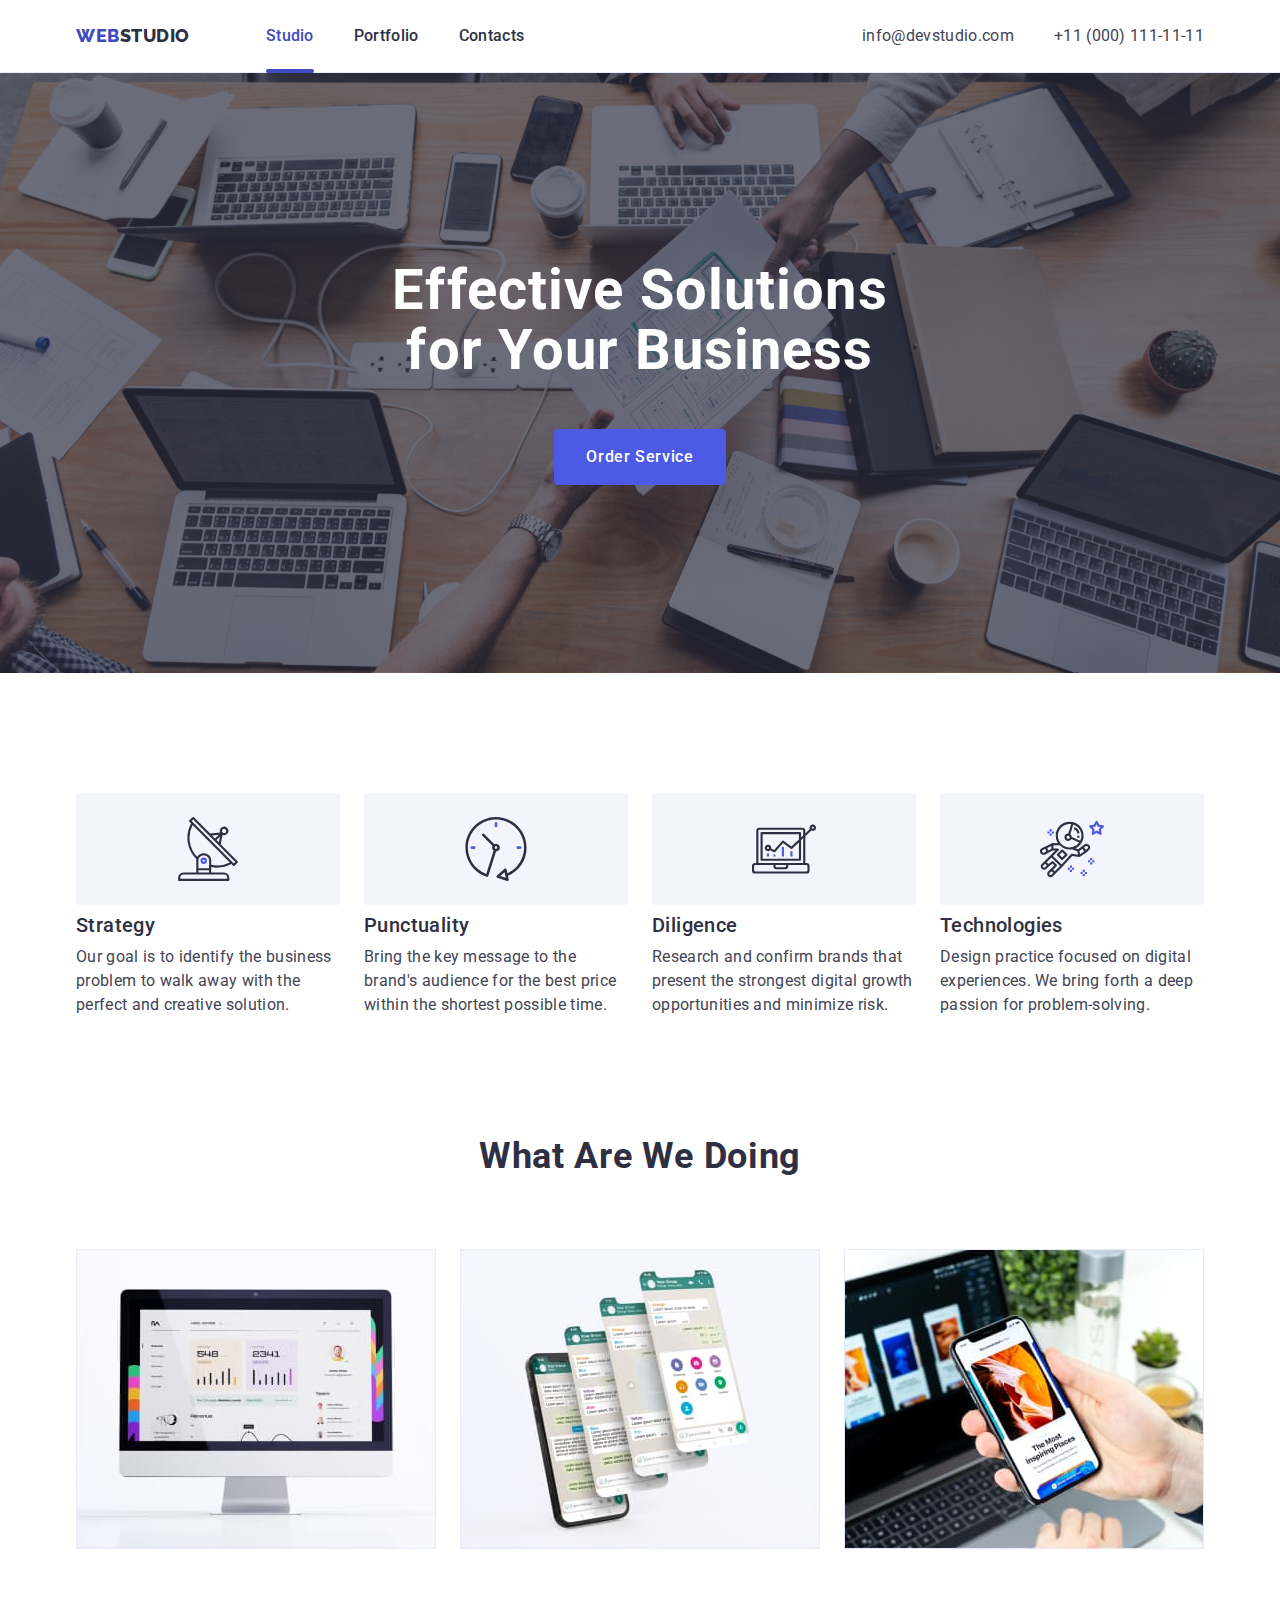
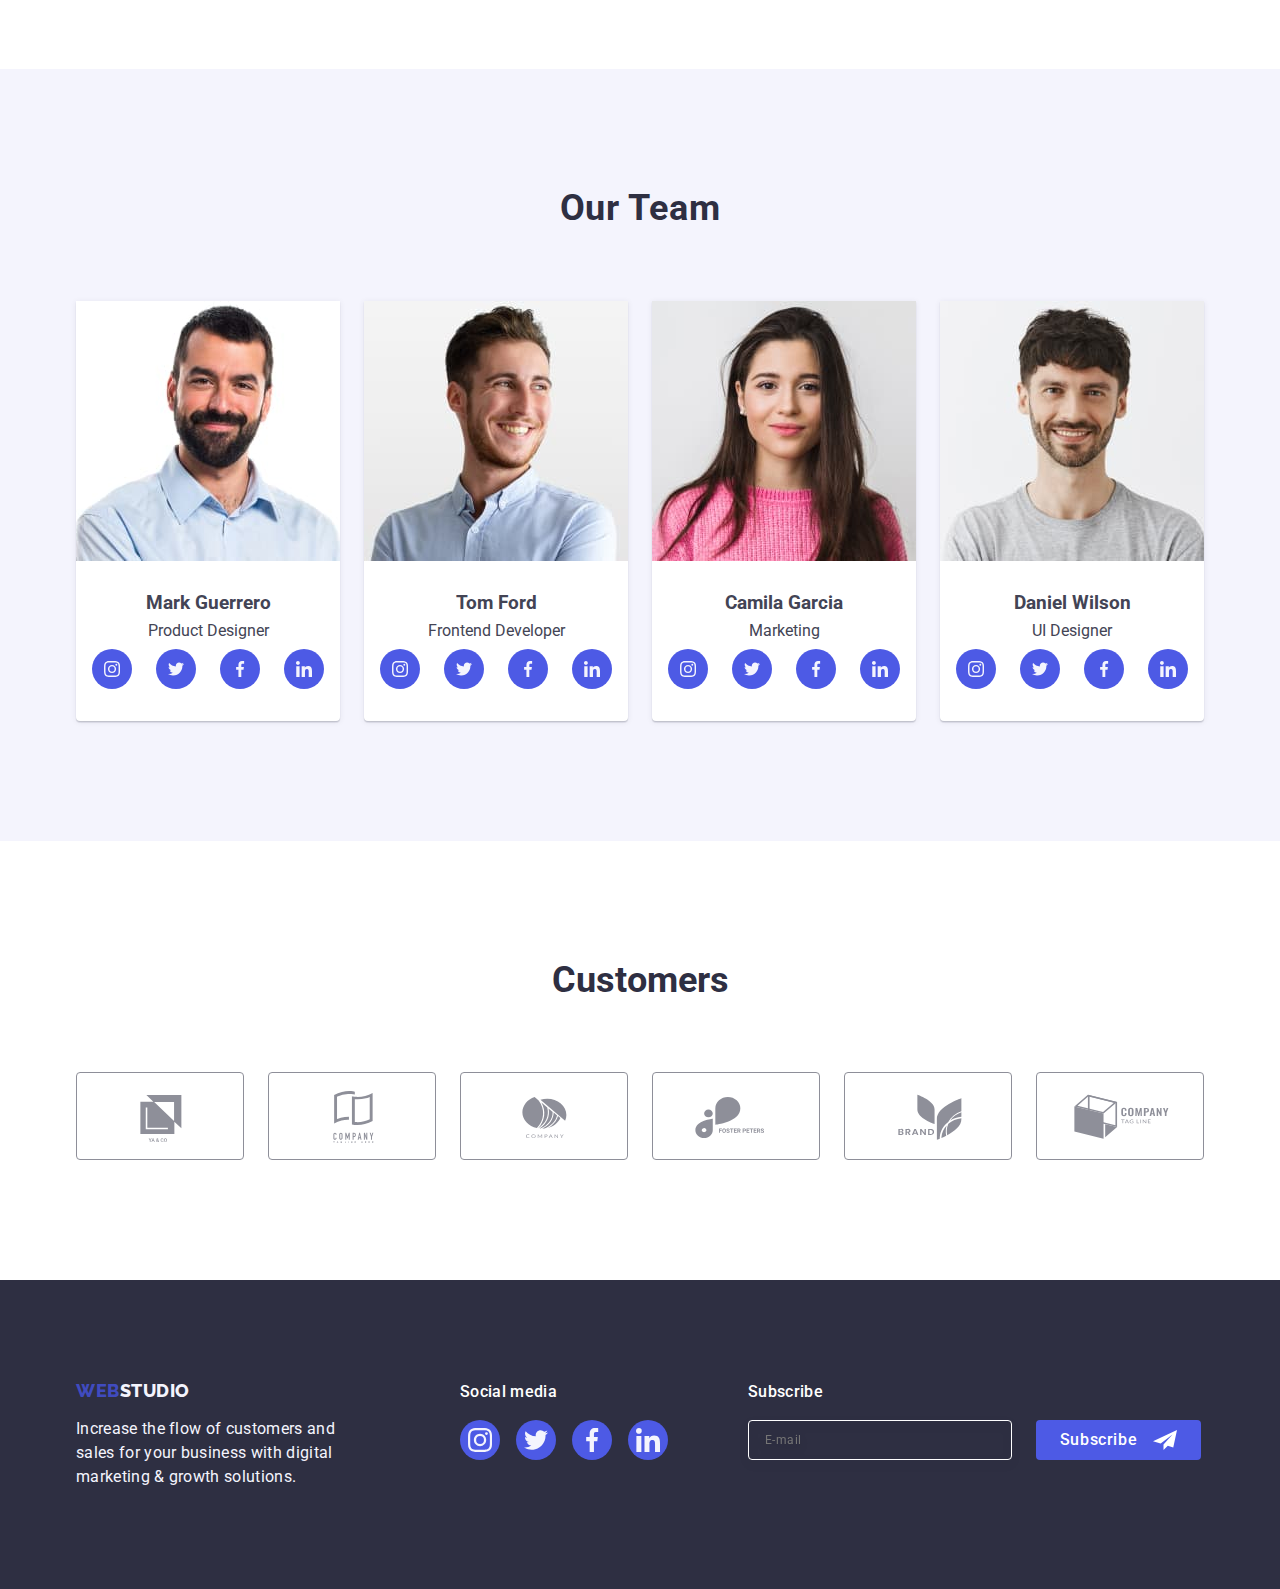
<file: index.html>
<!DOCTYPE html>
<html lang="en">
<head>
    <meta charset="UTF-8">
    <meta http-equiv="X-UA-Compatible" content="IE=edge">
    <meta name="viewport" content="width=device-width, initial-scale=1.0">
    <title>Main-Page</title>
    <link rel="preconnect" href="https://fonts.googleapis.com">
    <link rel="preconnect" href="https://fonts.gstatic.com" crossorigin>
    <link href="https://fonts.googleapis.com/css2?family=Raleway:wght@800&family=Roboto:wght@400;500;700;900&display=swap"
        rel="stylesheet">
        <link rel="stylesheet" href="https://cdnjs.cloudflare.com/ajax/libs/modern-normalize/1.1.0/modern-normalize.min.css">
    <link rel="stylesheet" href="./css/styles.css">
</head>
<body>
        <header class="page-header">
            <div class="container page-header-container">
                <nav class="page-navigation">
                <a class="logo link" href="./index.html">Web<span class="logo-st">Studio</span></a>
                <ul class="menu list">
                <li class="menu-item"><a class="menu-link link line" href="./index.html">Studio</a></li>
                <li class="menu-item"><a class="menu-link link" href="./portfolio.html">Portfolio</a></li>
                <li class="menu-item"><a class="menu-link link " href="">Contacts</a></li>
            </ul>
        </nav>
            
        <address class="header-contact-list">
                <ul class="contact-list list">
                <li><a class="contact-link link" href="mailto:info@devstudio.com">info@devstudio.com</a></li>
                <li><a class="contact-link link" href="tel:+110001111111">+11 (000) 111-11-11</a></li>
            </ul>
            
        </address></div>
                
        </header>
        <main>
                <section class="hero">
                    <div class="container">
                        <h1 class="text-hero">Effective Solutions <br>
            for Your Business</h1>
                <button class="button-hero button" type="button" data-modal-open>Order Service</button></div>
               
            </section>
            
            <!--Наш напрямок-->
                <section class="our-way">
                    <div class="container">
                        <h2 hidden class="our-way-text visually-hidden">features</h2>
                <ul class="our-direction list">
                    <li class="list-our-way">
                    
                            <div class="icon-item">
                                <svg  width="64" height="64">
                                <use href="./images/icons.svg#icon-antenna"></use>
                            </svg></div>
                            
                        
                        <h3 class="text-main-our-way">Strategy</h3>
                        <p class="text-minor-our-way">Our goal is to identify the business
                        problem to walk away with the perfect and creative solution.</p>
                    </li>
                    <li class="list-our-way">
                        
                            <div class="icon-item">
                                <svg  width="64" height="64">
                                <use href="./images/icons.svg#icon-clock"></use>
                            </svg></div>
                            
                        
                        <h3 class="text-main-our-way">Punctuality</h3>
                        <p class="text-minor-our-way">Bring the key message to the brand's audience for the best price within the shortest possible time.</p>
                    </li>
                    <li class="list-our-way">
                        <div class="icon-item">
                            <svg  width="64" height="64">
                                <use href="./images/icons.svg#icon-diagram"></use>
                            </svg></div>
                            
                        
                        <h3 class="text-main-our-way">Diligence</h3>
                        <p class="text-minor-our-way">Research and confirm brands that present the strongest digital growth opportunities and minimize risk.</p>
                    </li>
                    <li class="list-our-way">
                        <div class="icon-item">
                            <svg  width="64" height="64">
                                <use href="./images/icons.svg#icon-astronaut"></use>
                            </svg></div>
                            
                        
                        <h3 class="text-main-our-way">Technologies</h3>
                        <p class="text-minor-our-way">Design practice focused on digital experiences. We bring forth a deep passion for problem-solving.</p>
                    </li>
                </ul></div>
                

            </section>
            
            <!--Що ми робимо-->
                <section class="section-our-works">
                    <div class="container">
                        <h2 class="our-works">  What are we doing </h2>
                <ul class="list list-our-work">
                    <li class="our-works-photo"><img src="./images/what-we-are-douing/rectangle.jpg" alt="що ми робимо" 
                        width="360" 
                        height="300">
                    </li>
                    <li class="our-works-photo"><img src="./images/what-we-are-douing/rectangle1.jpg" alt="що ми робимо"
                        width="360"
                         height="300">
                    </li>
                    <li class="our-works-photo"><img src="./images/what-we-are-douing/rectangle2.jpg" alt="що ми робимо"
                        width="360" 
                        height="300"></li>
                </ul></div>
            </section>
            
           <!--Наша команда-->
            <section class="main-team section-our-team">
                <div class="container">
                    <h2 class="text-main-team">Our Team</h2>
                 <ul class="list list-our-team">
                    <li class="team-list-item">
                        <img src="./images/our-team/mark.jpg" alt="наша команда" width="264"
                         height="260">
                         <div class="team-name">
                            <h3 class="text-main-our-team">Mark Guerrero</h3>
                        <p class="text-minor-our-team">Product Designer</p>
                    <ul class="list social-list social-list-team">
                        <li class="social-list-item">
                            <a  href="" class="social-list-link social-list-link-team">
                                <svg class="icons-social" width="16"
                        height="16">
                                <use href="./images/icons.svg#icon-instagram">
                                </use>
                            </svg></a>
                        </li>
                        <li class="social-list-item">
                            <a href="" class="social-list-link social-list-link-team">
                                <svg class="icons-social" width="16"
                        height="16">
                                <use href="./images/icons.svg#icon-twitter"></use>
                            </svg></a>
                            
                        </li>
                        <li class="social-list-item">
                            <a href="" class="social-list-link social-list-link-team"><svg class="icons-social" width="16"
                        height="16">
                                <use href="./images/icons.svg#icon-facebook"></use>
                            </svg></a>
                            
                        </li>
                        <li class="social-list-item">
                            <a href="" class="social-list-link social-list-link-team"><svg class="icons-social" width="16"
                        height="16">
                                <use href="./images/icons.svg#icon-linkedin"></use>
                            </svg></a>
                           
                        </li>
                    </ul>
                    </div>
                        
                        </li>
                    
                    <li class="team-list-item">
                        <img src="./images/our-team/tom.jpg" alt="наша команда"
                        width="264" 
                        height="260">
                        <div class="team-name">
                            <h3 class="text-main-our-team">Tom Ford</h3>
                        <p class="text-minor-our-team">Frontend Developer</p>
                        <ul class="list social-list social-list-team">
                            <li class="social-list-item">
                                <a href="" class="social-list-link social-list-link-team">
                                    <svg class="icons-social" width="16" height="16">
                                        <use href="./images/icons.svg#icon-instagram">
                                        </use>
                                    </svg></a>
                            </li>
                            <li class="social-list-item">
                                <a href="" class="social-list-link social-list-link-team">
                                    <svg class="icons-social" width="16" height="16">
                                        <use href="./images/icons.svg#icon-twitter"></use>
                                    </svg></a>
                        
                            </li>
                            <li class="social-list-item">
                                <a href="" class="social-list-link social-list-link-team"><svg class="icons-social" width="16" height="16">
                                        <use href="./images/icons.svg#icon-facebook"></use>
                                    </svg></a>
                        
                            </li>
                            <li class="social-list-item">
                                <a href="" class="social-list-link social-list-link-team"><svg class="icons-social" width="16" height="16">
                                        <use href="./images/icons.svg#icon-linkedin"></use>
                                    </svg></a>
                        
                            </li>
                        </ul>
                    </div>
                        
                    </li>
                    
                    <li class="team-list-item"><img src="./images/our-team/camila.jpg" alt="наша команда"
                        width="264" 
                        height="260">
                        <div class="team-name">
                            <h3 class="text-main-our-team">Camila Garcia</h3>
                        <p class="text-minor-our-team">Marketing</p>
                        <ul class="list social-list social-list-team">
                            <li class="social-list-item">
                                <a href="" class="social-list-link social-list-link-team">
                                    <svg class="icons-social" width="16" height="16">
                                        <use href="./images/icons.svg#icon-instagram">
                                        </use>
                                    </svg></a>
                            </li>
                            <li class="social-list-item">
                                <a href="" class="social-list-link social-list-link-team">
                                    <svg class="icons-social" width="16" height="16">
                                        <use href="./images/icons.svg#icon-twitter"></use>
                                    </svg></a>
                        
                            </li>
                            <li class="social-list-item">
                                <a href="" class="social-list-link social-list-link-team"><svg class="icons-social" width="16" height="16">
                                        <use href="./images/icons.svg#icon-facebook"></use>
                                    </svg></a>
                        
                            </li>
                            <li class="social-list-item">
                                <a href="" class="social-list-link social-list-link-team"><svg class="icons-social" width="16" height="16">
                                        <use href="./images/icons.svg#icon-linkedin"></use>
                                    </svg></a>
                        
                            </li>
                        </ul>
                    </div>
                        
                    </li>
                    
                    <li class="team-list-item"><img src="./images/our-team/daniel.jpg" alt="наша команда"
                        width="264" 
                        height="260">
                        <div class="team-name">
                            <h3 class="text-main-our-team">Daniel Wilson</h3>
                        <p class="text-minor-our-team">UI Designer</p>
                        <ul class="list social-list social-list-team">
                            <li class="social-list-item">
                                <a href="" class="social-list-link social-list-link-team">
                                    <svg class="icons-social" width="16" height="16">
                                        <use href="./images/icons.svg#icon-instagram">
                                        </use>
                                    </svg></a>
                            </li>
                            <li class="social-list-item">
                                <a href="" class="social-list-link social-list-link-team">
                                    <svg class="icons-social" width="16" height="16">
                                        <use href="./images/icons.svg#icon-twitter"></use>
                                    </svg></a>
                        
                            </li>
                            <li class="social-list-item">
                                <a href="" class="social-list-link social-list-link-team"><svg class="icons-social" width="16" height="16">
                                        <use href="./images/icons.svg#icon-facebook"></use>
                                    </svg></a>
                        
                            </li>
                            <li class="social-list-item">
                                <a href="" class="social-list-link social-list-link-team"><svg class="icons-social" width="16" height="16">
                                        <use href="./images/icons.svg#icon-linkedin"></use>
                                    </svg></a>
                        
                            </li>
                        </ul>
                    </div>
                        
                    </li>
                    
                 </ul></div>
            </section>

          <!--Клієнти-->
            <section class="customers">
                <div class="container">
                    <h2 class="customers-main">Customers</h2>
                    <ul class="list customers-list">
                        <li class="customers-item"> 
                            <a class="customers-id" href=""> <svg class="customers-bt" width="104"
                            height="56">
                            <use href="./images/icons.svg#icon-Logo">
                            </use>
                        </svg></a></li>
                        <li class="customers-item">
                            <a class="customers-id" href=""> <svg class="customers-bt" width="104"
                            height="56">
                            <use  href="./images/icons.svg#icon-Logo1"></use>
                        </svg></a></li>
                        <li class="customers-item">
                             <a class="customers-id" href=""> <svg class="customers-bt" width="104"
                            height="56">
                            <use  href="./images/icons.svg#icon-Logo2"></use>
                        </svg></a></li>
                        <li class="customers-item"> 
                            <a class="customers-id" href=""> <svg class="customers-bt" width="104"
                            height="56">
                            <use  href="./images/icons.svg#icon-Logo3"></use>
                        </svg></a></li>
                        <li class="customers-item"> 
                            <a class="customers-id" href=""> <svg class="customers-bt" width="104"
                            height="56">
                            <use  href="./images/icons.svg#icon-Logo4"></use>
                        </svg></a></li>
                        <li class="customers-item">
                            <a class="customers-id" href=""> <svg class="customers-bt" width="104"
                            height="56">
                            <use  href="./images/icons.svg#icon-Logo5"></use>
                        </svg></a></li>
                    </ul>
                </div>

            </section>
            
        </main>
            <footer class="page-footer">
                <div class="container footer-container">
                    <div class="footer-item">
                        <a class="logo link logo-footer-page " href="./index.html">Web<span class="logo-footer">Studio</span></a>
            <p class="text-footer">Increase the flow of customers and sales for your business with digital marketing & growth solutions.</p>
                    </div>
                   
                    <div>
                         <p class="footer-icon-title">Social media</p> 
                        <ul class="list footer-socials  social-list">
                            <li class="social-list-item">
                                <a href="" class="social-list-link social-list-link-footer">
                                    <svg class="icons-social" width="24" height="24">
                                        <use href="./images/icons.svg#icon-instagram">
                                        </use>
                                    </svg></a>
                            </li>
                            <li class="social-list-item">
                                <a href="" class="social-list-link social-list-link-footer">
                                    <svg class="icons-social" width="24" height="24">
                                        <use href="./images/icons.svg#icon-twitter"></use>
                                    </svg></a>
                        
                            </li>
                            <li class="social-list-item">
                                <a href="" class="social-list-link social-list-link-footer"><svg class="icons-social" width="24" height="24">
                                        <use href="./images/icons.svg#icon-facebook"></use>
                                    </svg></a>
                        
                            </li>
                            <li class="social-list-item">
                                <a href="" class="social-list-link social-list-link-footer"><svg class="icons-social" width="24" height="24">
                                        <use href="./images/icons.svg#icon-linkedin"></use>
                                    </svg></a>
                        
                            </li>
                        </ul>

                    </div>
                    <div class="subscribe-footer">
                        <p class="footer-icon-title">Subscribe</p>
                        <form class="form-subscribe-input">
                            <label class="subscribe-send">
                                <input class="contact-form-footer-input" type="email" name="user-email" required title="Email" placeholder="E-mail">
                        </label>
                        <button class="button-subscribe button-subscribe-footer" type="submit">Subscribe <svg class="icon-frame" width="24" height="24">
                            <use class="" href="./images/icons.svg#icon-Frame"></use>
                        </svg></button></form>
                        
                    </div>
                    </div>
            
                
        </footer>
        
        <div class="backdrop is-hidden " data-modal>
            <div class="modal-window">
                <button type="button" class="modal-close-btn button" data-modal-close><svg class="modal-close-icon" width="8" height="8">
                    <use href="./images/icons.svg#icon-x-end"></use>
                </svg></button>
                <p class="contact-form-text-main">Leave your contacts and we will call you back</p>
                <form class="contact-form">
                    <div class="label-contact"><label for="user-name" class="contact-form-field-wrapper" >Name</label>
                        <div class="contact-form-input-wrapper">
                        <input class="contact-form-input"
                        id="user-name"
                        type="text"
                        name="user-name"
                        required
                        pattern="[a-zA-Zа-яА-ЯЇІіїєЄ]+">
                        <svg class="svg-persona" width="18" height="24"><use href="./images/icons.svg#icon-person-black"></use></svg></div></div>
                        
                    <div class="label-contact"><label for="user-tel" class="contact-form-field-wrapper">Phone</label>
                        <div class="contact-form-input-wrapper">
                        <input class="contact-form-input" 
                        id="user-tel"
                        type="tel" 
                        name="usertel" 
                        required 
                        pattern="[0-9]{3}-[0-9]{3}-[0-9]{2}-[0-9]{2}"
                        title="xxx-xxx-xx-xx">
                        <svg class="svg-persona" width="18" height="24"><use href="./images/icons.svg#icon-phone-black"></use></svg></div></div>
                    
                        
                    <div class="label-contact"><label for="user-email" class="contact-form-field-wrapper">Email</label>
                        <div class="contact-form-input-wrapper">
                        <input class="contact-form-input" 
                        id="user-email"
                        type="tel" 
                        name="user-email" 
                        required
                        title="">
                        <svg class="svg-persona" width="18" height="24"><use href="./images/icons.svg#icon-email-black"></use></svg></div></div>
                        
                    <div class="label-contact-message"><label for="user-comment" class="contact-form-field-wrapper">Comment</label>
                        <textarea class="contact-form-message"
                       name="user-comment"
                       id="user-comment"
                       placeholder="Text input"></textarea>
                       </div>  

                    <div class="label-contact-checkbox">
                        <input class="contact-form-checkbox visually-hidden" 
                        value="true"
                        type="checkbox"
                        id="user-privacy"
                        name="user-privacy"
                        required>
                        <label for="user-privacy" class="contact-form-checkbox-wrapper ">
                        <span class="icon-checkbox">
                            <svg class="contact-form-own-chekbox" width="10" height="8"><use class="contact-form-checkmark-icon" href="./images/icons.svg#icon-checkbox"></use> </svg></span>
                        I accept the terms and conditions of the   
                        <a class="contact-privacy" href="">Privacy Policy</a>
                        </label>
                    </div>
                    <button class="contact-form-btn" type="submit">Send</button>
            
        </form>
                </div>

        </div>
        <script src="./js/modal.js"></script>
</body>
</html>
</file>
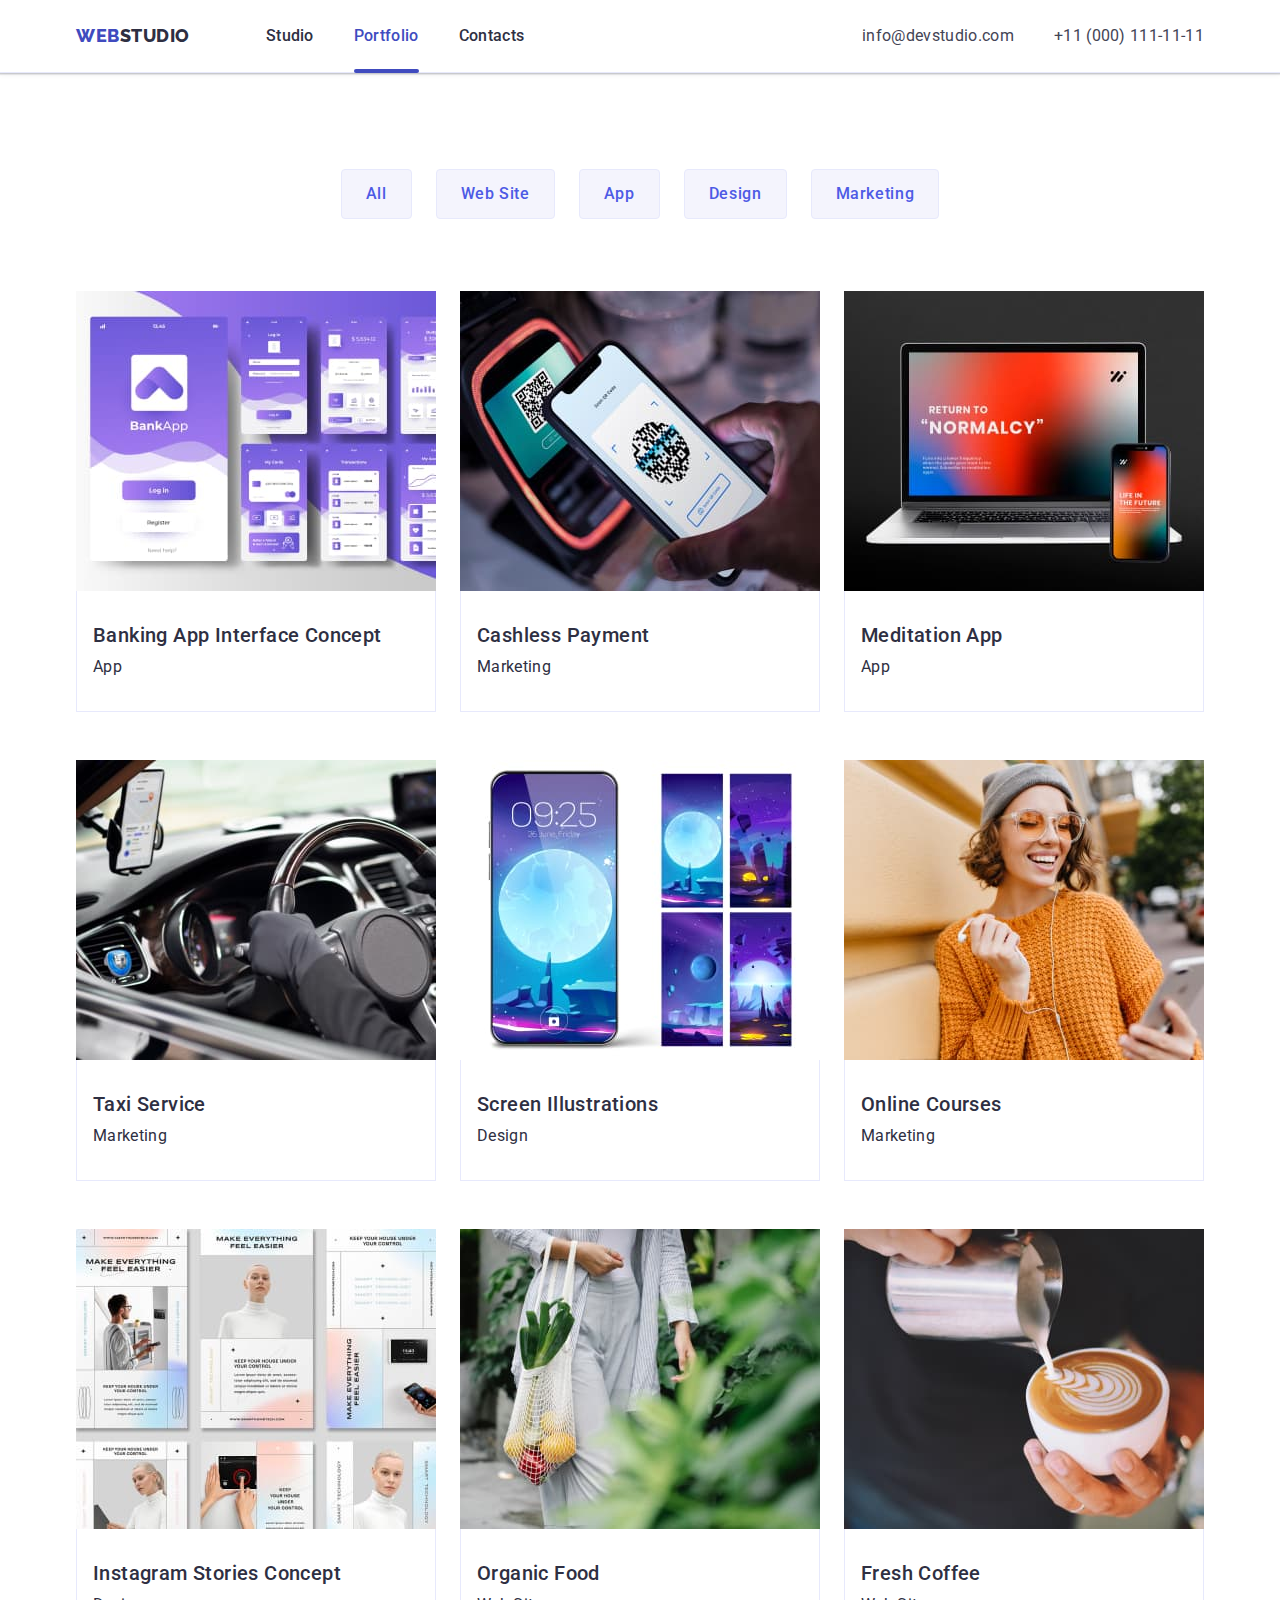
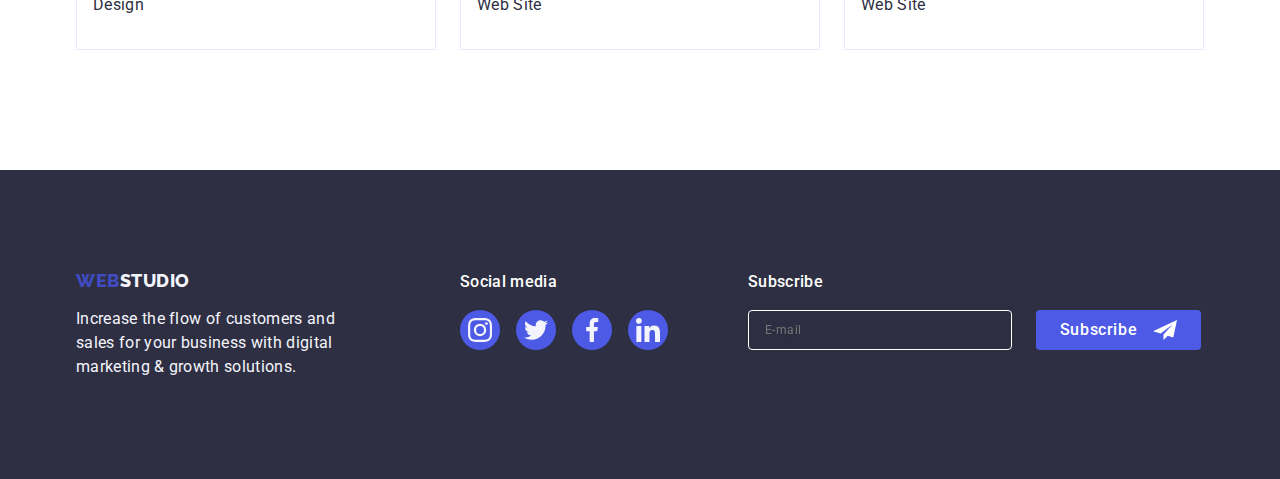
<file: portfolio.html>
<!DOCTYPE html>
<html lang="en">
<head>
    <meta charset="UTF-8">
    <meta http-equiv="X-UA-Compatible" content="IE=edge">
    <meta name="viewport" content="width=device-width, initial-scale=1.0">
    <title>Portfolio</title>
    <link rel="preconnect" href="https://fonts.googleapis.com">
    <link rel="preconnect" href="https://fonts.gstatic.com" crossorigin>
    <link href="https://fonts.googleapis.com/css2?family=Raleway:wght@800&family=Roboto:wght@400;500;700;900&display=swap"
        rel="stylesheet">
        <link rel="stylesheet" href="https://cdnjs.cloudflare.com/ajax/libs/modern-normalize/1.1.0/modern-normalize.min.css">
    <link rel="stylesheet" href="./css/styles.css">
</head>
<body>
    <header class="page-header">
        <div class="container page-header-container">
            <nav class="page-navigation">
            <a class="logo link" href="./index.html">Web<span class="logo-st">Studio</span></a>
            <ul class="menu list">
                <li class="menu-item"><a class="menu-link link" href="./index.html">Studio</a></li>
                <li class="menu-item"><a class="menu-link link line" href="./portfolio.html">Portfolio</a></li>
                <li class="menu-item"><a class="menu-link link " href="">Contacts</a></li>
            </ul>
        </nav>
        
        <address class="header-contact-list">
                <ul class="contact-list list">
                <li><a class="contact-link link" href="mailto:info@devstudio.com">info@devstudio.com</a></li>
                <li><a class="contact-link link" href="tel:+110001111111">+11 (000) 111-11-11</a></li>
            </ul>
            
        </address></div>
            
    </header>
    <main>
        <!--Портфоліо, фото, Кнопки, опис-->
        <section class="img-pf ">
            <div class="container">
                 <h1 class="hero-portfolio" hidden>PortfolioItems></h1>
            <ul class=" list list-portfolio-buttom">
                <li><button class="main-but-pf button button-pf" type="button">All</button></li>
                <li><button class="main-but-pf button button-pf" type="button">Web Site</button></li>
                <li><button class="main-but-pf button button-pf" type="button">App</button></li>
                <li><button class="main-but-pf button button-pf" type="button">Design</button></li>
                <li><button class="main-but-pf button button-pf" type="button">Marketing</button></li>
            </ul>
                <ul class="list list-portfolio">
                <li class="item">
                        <a class="link img-pf-item" href="">
                            <div class="employees-list-img-wrapper"><img class="" src="./images/Portfolio/bankingapp.jpg" alt="apps-photo"
                        width="360"
                        height="300"/> <p class="overlay">14 Stylish and User-Friendly App Design Concepts · Task Manager App · Calorie Tracker App · Exotic Fruit Ecommerce App ·
                        Cloud Storage App</p></div>
                        
                        <div class="list-pf">
                            <h2 class="text-main text-main-pf">Banking App Interface Concept</h2>
                    <p class="text-minor text-minor-pf">App</p></div>
                     </a>
                </li>
                <li class="item">
                    <a class="link img-pf-item" href="">
                        <div class="employees-list-img-wrapper"><img class="" src="./images/Portfolio/cashlesspayment.jpg" alt="marketing-photo" 
                        width="360"
                         height="300"> 
                        <p class="overlay">14 Stylish and User-Friendly App Design Concepts · Task Manager App · Calorie Tracker App · Exotic
                            Fruit Ecommerce App ·
                            Cloud Storage App</p></div>
                        
                         <div class="list-pf">
                            <h2 class="text-main text-main-pf">Cashless Payment</h2>
                        <p class="text-minor text-minor-pf">Marketing</p></div>
                         </a>
                </li>
                <li class="item">
                    <a class="link img-pf-item" href="">
                        <div class="employees-list-img-wrapper"><img class="" src="./images/Portfolio/meditationapp.jpg" alt="apps-photo"
                     width="360"
                        height="300">
                        <p class="overlay">14 Stylish and User-Friendly App Design Concepts · Task Manager App · Calorie Tracker App · Exotic
                            Fruit Ecommerce App ·
                            Cloud Storage App</p></div>
                         <div class="list-pf"><h2 class="text-main text-main-pf">Meditation App</h2>
                    <p class="text-minor text-minor-pf">App</p></div>
                     </a>
                    
                </li>
                <li class="item">
                    <a class="link img-pf-item" href="marketing"> 
                        <div class="employees-list-img-wrapper"><img class="" src="./images/Portfolio/taxiservice.jpg" alt="marketing-photo"
                     width="360"
                        height="300"> <p class="overlay">14 Stylish and User-Friendly App Design Concepts · Task Manager App · Calorie Tracker App · Exotic
                            Fruit Ecommerce App ·
                            Cloud Storage App</p></div>
                        
                         <div class="list-pf"><h2 class="text-main text-main-pf">Taxi Service</h2>
                    <p class="text-minor text-minor-pf">Marketing</p></div>
                    </a>
                    
                </li>
                <li class="item">
                    <a class="link img-pf-item" href="desing">
                        <div class="employees-list-img-wrapper"><img class="" src="./images/Portfolio/screenillustrations.jpg" alt="design-photo"
                     width="360"
                        height="300"> <p class="overlay">14 Stylish and User-Friendly App Design Concepts · Task Manager App · Calorie Tracker App · Exotic
                            Fruit Ecommerce App ·
                            Cloud Storage App</p></div>
                        
                        <div class="list-pf"><h2 class="text-main text-main-pf">Screen Illustrations</h2>
                    <p class="text-minor text-minor-pf">Design</p></div>
                     </a>
                    
                </li>
                <li class="item">
                    <a class="link img-pf-item" href=""> 
                        <div class="employees-list-img-wrapper"><img class="" src="./images/Portfolio/onlinecourse.jpg" alt="marketing-photo"
                     width="360"
                        height="300"> <p class="overlay">14 Stylish and User-Friendly App Design Concepts · Task Manager App · Calorie Tracker App · Exotic
                            Fruit Ecommerce App ·
                            Cloud Storage App</p></div>
                         <div class="list-pf"><h2 class="text-main text-main-pf">Online Courses</h2>
                    <p class="text-minor text-minor-pf">Marketing</p></div>
                    </a>
                    
                </li>
                <li class="item">
                    <a class="link img-pf-item" href=""> 
                        <div class="employees-list-img-wrapper"><img class="" src="./images/Portfolio/instagramstories.jpg" alt="design-photo"
                    width="360"
                        height="300"> <p class="overlay">14 Stylish and User-Friendly App Design Concepts · Task Manager App · Calorie Tracker App · Exotic
                            Fruit Ecommerce App ·
                            Cloud Storage App</p></div>
                         <div class="list-pf"><h2 class="text-main text-main-pf">Instagram Stories Concept</h2>
                    <p class="text-minor text-minor-pf">Design</p></div>
                     </a>
                    
                </li>
                <li class="item">
                    <a class="link img-pf-item" href=""> 
                        <div class="employees-list-img-wrapper"><img class="" src="./images/Portfolio/organicfood.jpg" alt="web-photo"
                    width="360"
                        height="300"> <p class="overlay">14 Stylish and User-Friendly App Design Concepts · Task Manager App · Calorie Tracker App · Exotic
                            Fruit Ecommerce App ·
                            Cloud Storage App</p></div>
                         <div class="list-pf"><h2 class="text-main text-main-pf">Organic Food</h2>
                    <p class="text-minor text-minor-pf">Web Site</p></div>
                    </a>
                    
                </li>
                <li class="item">
                    <a class="link img-pf-item" href="">
                        <div class="employees-list-img-wrapper"><img class="" src="./images/Portfolio/frechcoffe.jpg" alt="web-photo"
                    width="360"
                        height="300"> <p class="overlay">14 Stylish and User-Friendly App Design Concepts · Task Manager App · Calorie Tracker App · Exotic
                            Fruit Ecommerce App ·
                            Cloud Storage App</p></div>
                         <div class="list-pf"><h2 class="text-main text-main-pf">Fresh Coffee</h2>
                    <p class="text-minor text-minor-pf">Web Site</p></div>
                    </a>
                    
                </li>
            </ul>
            </div>
               
        </section>
    </main>
    <footer class="page-footer">
        <div class="container footer-container">
            <div class="footer-item">
                <a class="logo link logo-footer-page " href="./index.html">Web<span class="logo-footer">Studio</span></a>
                <p class="text-footer">Increase the flow of customers and sales for your business with digital marketing &
                    growth solutions.</p>
            </div>
    
            <div>
                <p class="footer-icon-title">Social media</p>
                <ul class="list footer-socials  social-list">
                    <li class="social-list-item">
                        <a href="" class="social-list-link social-list-link-footer">
                            <svg class="icons-social" width="24" height="24">
                                <use href="./images/icons.svg#icon-instagram">
                                </use>
                            </svg></a>
                    </li>
                    <li class="social-list-item">
                        <a href="" class="social-list-link social-list-link-footer">
                            <svg class="icons-social" width="24" height="24">
                                <use href="./images/icons.svg#icon-twitter"></use>
                            </svg></a>
    
                    </li>
                    <li class="social-list-item">
                        <a href="" class="social-list-link social-list-link-footer"><svg class="icons-social" width="24"
                                height="24">
                                <use href="./images/icons.svg#icon-facebook"></use>
                            </svg></a>
    
                    </li>
                    <li class="social-list-item">
                        <a href="" class="social-list-link social-list-link-footer"><svg class="icons-social" width="24"
                                height="24">
                                <use href="./images/icons.svg#icon-linkedin"></use>
                            </svg></a>
    
                    </li>
                </ul>
    
            </div>
            <div class="subscribe-footer">
                <p class="footer-icon-title">Subscribe</p>
                <form class="form-subscribe-input">
                    <label class="subscribe-send">
                        <input class="contact-form-footer-input" type="email" name="user-email" required title="Email"
                            placeholder="E-mail">
                    </label>
                    <button class="button-subscribe button-subscribe-footer" type="submit">Subscribe <svg class="icon-frame"
                            width="24" height="24">
                            <use class="" href="./images/icons.svg#icon-Frame"></use>
                        </svg></button>
                </form>
            
            </div>
        </div>
    
    
    </footer>
    
</body>
</html>
</file>
<file: css/styles.css>
:root {
    --previous-color-text: #2E2F42;
    --secondary-color-text: #434455;
    --third-color-text:#FFFFFF; 
    --footer-text-color:#F4F4FD;
    --button-color-text: #4D5AE5;
    --button-color-bg: #F4F4FD;
    --main-background-color: #FFFFFF;
    --hero-background-color:#2E2F42;
    --main-but-pf-border:#e7e9fc;
    --menu-contact-link-color:#404BBF;
    --color-lable-modal:#8e8f99;
    --transition-duration-and-func: 250ms cubic-bezier(0.4, 0, 0.2, 1); 
    --contact-form-text-main-color:#2E2F42;
    --contact-form-checkbox-wrapper-color:#8e8f99;
    --contact-form-btn-color:#ffffff;
    --contact-form-btn-background:#4D5AE5;
    --main-but-pf-color:#FFFFFF;
    --main-but-pf-background-color:#404BBF;
    --button-subscribe-color:#FFFFFF;
    --button-subscribe-color-background:#4D5AE5;

 }


h1,
h2,
h3,
h4,
p { margin-top: 0;
margin-bottom: 0;}
ul,
ol {margin-top: 0;
margin-bottom: 0;
padding-left: 0;}

img {display: block;}


body {font-family: 'Roboto', sans-serif;
color: var(--secondary-color-text);
background-color: var(--main-background-color);}

.list {list-style: none;}

.link{text-decoration: none;}

.button{cursor: pointer;}

.logo {font-family: 'Raleway',sans-serif;
font-weight: 800;
font-size: 18px;
letter-spacing: 0.03em;
line-height: 1.17;
margin-right: 76px;}

.logo {color: #404bbf;
text-transform: uppercase;}

.logo-st {color: #2E2F42;}

.header-contact-list{font-style:normal;}

.contact-link {font-size: 16px;
line-height: 1.5;
letter-spacing: 0.02em;
 padding: 24px 0;
margin-left: auto;
color: var(--secondary-color-text);
transition: color var(--transition-duration-and-func);}

.contact-link:hover,
.contact-link:focus{color: var(--menu-contact-link-color);}

.menu-link {
     position: relative;
    font-weight: 500;
font-size: 16px;
line-height: 1.5;
letter-spacing: 0.02em;
padding: 24px 0;
display: block;
color: #2e2f42;
transition: color var(--transition-duration-and-func);
}


.menu-link:hover,
.menu-link:focus{color: var(--menu-contact-link-color);}

.line::after{
   position: absolute;
    content: "";
    bottom: -1px;
        left: 0px;
    display: block;
    width: 100%;
        height: 4px;
        border-radius: 2px;
        background-color:#404BBF;
}

.line{
color: #404bbf;
}




.menu-link:hover,
.menu-link:focus{
    transition: transform;
}


.button-hero:hover,
.button-hero:focus{background-color: #404BBF; }

/* ================= HEADER ================= */
.page-header {display: flex;
align-items: center;
border-bottom: 1px solid #e7e9fc;
box-shadow:0px 2px 1px rgba(46, 47, 66, 0.08),
    0px 1px 1px rgba(46, 47, 66, 0.16),
    0px 1px 6px rgba(46, 47, 66, 0.08);
}

.page-header-container {display: flex;
align-items: center;
justify-content: space-between;}



.contact-list {display: flex;
align-items: center;
gap: 40px;}

.page-navigation {display: flex;
align-items: center;}

.menu {display: flex;
gap: 40px;}

/* ================= HERO ================= */


/*line::after {
    content: "";
    width: 100%;
    height: 4px;
    left: 0;
    bottom: 0;
    display: block;
    background-color: var(--button-h-f);
    border-radius: 2px;
    transition: var(--curent-color);
    margin-top: 24px;}*/


/*наш напрямок*/

.page-our-way {display: flex;
align-items: center;}

.list-our-way{width: calc((100% - 72px) / 4);}

.our-way-text{margin-bottom: 8px;}

.our-way{
padding-top: 120px;
padding-bottom: 120px;}

.our-direction {display: flex;
gap: 24px;}


/*наш напрямок*/

.icon-item {display: flex;
align-items: center;
height: 112px;
justify-content:center;
background: #F4F4FD;
border-radius: 4px;
margin-bottom: 8px;}



.text-main-our-way {font-weight: 500;
font-size: 20px;
line-height: 1.2;
letter-spacing: 0.02em;
margin-bottom: 8px;
color: var(--previous-color-text);}

.text-minor-our-way{
font-size: 16px;
line-height: 1.5;
letter-spacing: 0.02em;
color: var(--secondary-color-text);}

.visually-hidden {position: absolute;
white-space: nowrap;
width: 1px;
height: 1px;
overflow: hidden;
border: 0;
padding: 0;
clip: rect(0 0 0 0);
clip-path: inset(50%);
margin: -1px;}


.container{
width: 1158px;
margin-left: auto;
margin-right: auto;
padding-left: 15px;
padding-right: 15px;}


.text-hero{
font-weight: 700;
font-size: 56px;
line-height: 1.07;
letter-spacing: 0.02em;
text-align: center;
color: var(--third-color-text);
margin-left: auto;
margin-right: auto;
max-width: 496px;}

/*секція-герой-головна*/

.hero{
text-align: center;
padding: 188px 0 188px 0;
background-image: linear-gradient(rgba(46, 47, 66, 0.7), rgba(46, 47, 66, 0.7)), url('../images/people-office.jpg');
background-repeat: no-repeat;
background-position: center; 
background-size: cover;
max-width: 1440px;
margin-left: auto;
margin-right: auto;
background-color:var(--hero-background-color);}

/*кнопка-головна*/

.button-hero{
display: block;
min-width: 169px;
margin-left: auto;
margin-right: auto;
font-family: 'Roboto', sans-serif;
font-weight: 500;
font-size: 16px;
line-height: 1.5;
letter-spacing: 0.04em;
padding: 16px 32px;
border: none;
border-radius: 4px ;
color: #FFFFFF;
background-color: #4D5AE5;
transition: background-color 250ms cubic-bezier(0.4, 0, 0.2, 1);}


/*головний текст на банері*/

.text-hero{
margin-bottom: 48px;
color: var(--third-color-text);}


/*Що ми робимо*/

.list-our-work{
display: flex;
gap: 24px;}

.section-our-works {
padding-bottom: 120px;}

.our-works-photo{
 
}

.our-works{
font-weight: 700;
font-size: 36px;
line-height: 1.11;
text-align: center;
letter-spacing: 0.02em;
text-transform: capitalize;
margin-bottom: 72px;
color: var(--previous-color-text);}

/*Наша команда*/

.team-name{
padding: 32px 0;
text-align: center;}

.text-main-our-team{
}

.text-minor-our-team{
margin-top: 8px;}

.section-our-team{
padding-bottom: 120px;
padding-top: 120px;}

.list-our-team{
display: flex;
gap: 24px;
align-items: center;}

.team-list-item{
box-shadow: 0px 1px 6px rgba(46, 47, 66, 0.08),
    0px 1px 1px rgba(46, 47, 66, 0.16),
    0px 2px 1px rgba(46, 47, 66, 0.08);;
border-radius: 0px 0px 4px 4px;}


.text-main-team{
font-weight: 700;
font-size: 36px;
line-height: 1.11;
text-align: center;
letter-spacing: 0.02em;
text-transform: capitalize;
margin-bottom:72px;
color: var(--previous-color-text);}

.main-team{
background: #F4F4FD;}

.social-list{
display: flex;
justify-content: center;
gap: 24px;}

.social-list-link-team:hover ,
.social-list-link-team:focus {background-color:  #404BBF;}

.social-list-item{
width: 40px;
height: 40px;}

.social-list-team{
margin-top: 8px;}

.social-list-link{
display: flex;
align-items: center;
justify-content: center;
width: 100%;
height: 100%;
border-radius: 50%;
background-color:#4D5AE5;
transition: background-color 250ms cubic-bezier(0.4, 0, 0.2, 1);}

.our-team-icons{
display: flex;
align-items: center;
padding: 0px;
gap: 24px;
width: 232px;
height: 40px;}

.icons-social{
fill: #F4F4FD;}


/* Клієнти*/

.customers{
    padding-top: 120px;
    padding-bottom: 120px;
}

.customers-main{
display: flex;
align-items: center;
justify-content: center;
font-family: 'Roboto' sans-serif;
font-style: normal;
font-weight: 700;
font-size: 36px;
line-height: 1.1;
margin-bottom: 72px;
color: var(--previous-color-text);}

.customers-list{
display: flex;
flex-direction: row;
align-items: flex-start;
align-items: center;
justify-content:center;
padding: 0px;
gap: 24px;
margin-top: 72px;}

.customers-id{
display: flex;
align-items: center;
justify-content: center;
border: 1px solid rgb(142, 143, 153);
border-radius: 4px;
color: rgb(142, 143, 153);
height: 100%;
width: 100%;
transition: border-color 250ms cubic-bezier(0.4, 0, 0.2, 1),
    color 250ms cubic-bezier(0.4, 0, 0.2, 1);
}

.customers-item{
width: calc((100% - 120px) / 6);
height: 88px;}

.customers-bt{fill: currentColor;}

.customers-id:hover,
.customers-id:focus{border-color: rgb(64, 75, 191);color:rgb(64, 75, 191);;}

        
/*текст футера*/
.footer-item{
margin-right: 120px;}

.footer-container{
display: flex;
flex-direction: row;
align-items: baseline;}

.footer-icon-title{
font-weight: 500;
font-size: 16px;
line-height: 1.5;
letter-spacing: 0.02em;
margin-bottom: 16px;
color: var(--third-color-text);}

.social-list-link-footer {
    
    
}
.social-list-link-footer:hover,
.social-list-link-footer:focus{ background-color: rgb(49, 208, 170);;}

.footer-socials{margin-top: 16px;
gap: 16px;}

.subscribe-footer{
margin-left: 80px;
}

.subscribe-send{
margin-right: 24px;
}

.button-subscribe{
    font-weight: 500;
    line-height: 1.5;
    width: 165px;
    height: 40px;    
    border: none;
    border-radius: 4px;
    cursor: pointer;
    color: var(--button-subscribe-color);
    background-color: var(--button-subscribe-color-background);
    transition: background-color 250ms cubic-bezier(0.4, 0, 0.2, 1);}

    .form-subscribe-input{
        display: flex;
    }
.icon-frame{
    margin-left: 16px;
}

.button-subscribe-footer{
    display: flex;
    justify-content: center;
    min-width: 165px;
    align-items: center;
    text-align: center;
    letter-spacing: 0.04em;  
}

.contact-form-footer-input{
    padding: 16px;
    width: 264px;
    height: 40px;
    border: 1px solid #FFFFFF;
    font-size: 12px;
    line-height: 1.5;
    letter-spacing: 0.04em;
    filter: drop-shadow(0px 4px 4px rgba(0, 0, 0, 0.15));
    border-radius: 4px;
    background-color:rgb(46, 47, 66);
    color:#FFFFFF;
    background-color: transparent;
    
}

.contact-form-footer{
    padding-left: 38px;
        width: 100%;
        height: 40px;
        border: 1px solid rgba(46, 47, 66, 0.4);
        border-radius: 4px;
}
    



.text-footer{
font-size: 16px;
line-height: 1.5;
letter-spacing: 0.02em;
max-width: 264px;
color: var(--footer-text-color);}

.page-footer{
padding-top: 100px ;
padding-bottom: 100px ;
background-color: #2e2f42;}

.logo-footer{color: #F4F4FD;}

.logo-footer-page{
margin-bottom: 16px;
display: inline-block;}

/* модальне вікно*/

.backdrop{
    position: fixed;
    top: 0;
    left: 0;
    width: 100%;
    height: 100%;
    transition: opacity 250ms cubic-bezier(0.4, 0, 0.2, 1), visibility 250ms cubic-bezier(0.4, 0, 0.2, 1);
    background-color: rgba(46, 47, 66, 0.4);;
}

.modal-window{
    position: absolute;
    width: 408px;
    min-height: 576px;
    top: 50%;
    left: 50%;
    transform: translate(-50%, -50%) scale(1) rotate(1turn);
    padding: 72px 24px 24px 24px;
    background-color: rgb(252, 252, 252);
    border-radius: 4px;
    transition: transform 250ms cubic-bezier(0.4, 0, 0.2, 1);
    box-shadow: 0px 1px 1px rgba(0, 0, 0, 0.14),
        0px 1px 3px rgba(0, 0, 0, 0.12),
        0px 2px 1px rgba(0, 0, 0, 0.2);;
    
}

    .modal-close-btn{
    position: absolute;
    top: 24px;
    right: 24px;
    display: flex;
    align-items: center;
    justify-content: center;
    border-radius: 50%;
    width: 24px;
    height: 24px;
    padding: 0;
    color: rgb(46, 47, 66);
    background: rgb(231, 233, 252);
    border: 1px solid rgba(0, 0, 0, 0.1);
    transition: background-color 250ms cubic-bezier(0.4, 0, 0.2, 1),
        border 250ms cubic-bezier(0.4, 0, 0.2, 1);
    }

    .modal-close-btn:hover ,
    .modal-close-btn:focus{
        border: none;
        color: rgb(255, 255, 255);
        background-color: rgb(64, 75, 191);
    }

    .modal-close-icon{
       
        fill: currentColor;
         transition: fill 250ms cubic-bezier(0.4, 0, 0.2, 1);
    }

    .is-hidden{
        opacity: 0;
        visibility: hidden;
        pointer-events: none;
    }

    .backdrop.is-hidden .modal-window{
    transform: translate(-50%, -50%) scale(1.5) ;
    }


/*кнопки-портфоліо*/

.button-pf{color: #4D5AE5;}
.main-but{
font-family: 'Roboto',sans-serif;
font-style: normal;
font-weight: 500;
font-size: 16px;
line-height: 1.5;
display: flex;
align-items: center;
text-align: center;
letter-spacing: 0.04em;
color: var(--button-color-text);
background-color: var(--button-color-bg);}

/* Портфоліо*/
.employees-list-img-wrapper{
    position: relative;
    overflow: hidden;
}

.img-pf-item:hover .overlay,
.img-pf-item:focus .overlay{
    transform: translateY(0%);
}

.overlay{
    position: absolute;
    top: 0;
    left: 0;
    width: 100%;
    height: 100%;
    font-family: 'Roboto',sans-serif;
    font-style: normal;
    font-weight: 400;
    font-size: 16px;
    line-height: 24px;
    letter-spacing: 0.02em;
    padding: 40px 32px;
    color: rgb(244, 244, 253);
    background: rgb(77, 90, 229);
    overflow: auto;
    transform: translate(0px,100%);
    transition:transform 250ms cubic-bezier(0.4, 0, 0.2, 1);
}

.pf-main-but{padding: 72px;}

.text-main-pf{
font-weight: 500;
font-size: 20px;
line-height: 1.2;
letter-spacing: 0.02em;
margin-bottom: 8px;
color: var(--previous-color-text);}

.text-minor{
       
}


.text-minor-pf{
margin-top: 8px;
font-size: 16px;
line-height: 1.5;
letter-spacing: 0.02em;
color: var(--previous-color-text);}


.list-portfolio-buttom{
display: flex;
gap: 24px;
justify-content: center;
margin-bottom: 72px;}

.item {flex-basis: calc((100% - 48px) / 3);}


.button-pf{
align-items: center;
text-align: center;      
letter-spacing: 0.04em;
padding: 12px 24px;
border: 1px;
border-radius: 4px;
flex-direction: row;}

.list-portfolio{
display: flex;
flex-wrap: wrap;
gap: 24px;
row-gap: 48px;}

.list-pf{
border-width: 1px ;
border-style: solid ;
border-top: none;
border-color: #E7E9FC;
padding: 32px 16px;}

.hero-portfolio{
    
}

.img-pf-item{
    display: block;
    transition: box-shadow 250ms cubic-bezier(0.4, 0, 0.2, 1);
}

.img-pf-item:hover,
.img-pf-item:focus{
    box-shadow: 0px 1px 6px rgba(46, 47, 66, 0.08),
        0px 1px 1px rgba(46, 47, 66, 0.16),
        0px 2px 1px rgba(46, 47, 66, 0.08);;
}

.img-pf{
padding-top: 96px;
padding-bottom: 120px;}


.main-but-pf{
font-family: 'Roboto', sans-serif;
font-style: normal;
font-weight: 500;
font-size: 16px;
line-height: 1.5;
display: flex;
align-items: center;
text-align: center;
letter-spacing: 0.04em;
border: 1px solid var(--main-but-pf-border);
color: var(--button-color-text);
background-color: var(--button-color-bg);
transition: color 250ms cubic-bezier(0.4, 0, 0.2, 1),
    background-color 250ms cubic-bezier(0.4, 0, 0.2, 1),
    border-color 250ms cubic-bezier(0.4, 0, 0.2, 1),
    box-shadow 250ms cubic-bezier(0.4, 0, 0.2, 1);
}

.team-list-item{ background-color: var(--main-background-color);}

.main-but-pf:hover,
.main-but-pf:focus{
box-shadow: 0px 3px 1px rgba(0, 0, 0, 0.1),
    0px 2px 1px rgba(0, 0, 0, 0.08),
    0px 2px 2px rgba(0, 0, 0, 0.12);
    border-color: transparent;
color: var(--main-but-pf-color);
background-color: var(--main-but-pf-background-color);}



.contact-form{
   
}

.label-contact{
margin-bottom: 8px;
}

.label-contact-message{
margin-bottom: 16px;
}
.label-contact-checkbox{
    margin-bottom: 24px;
}


.contact-form-input{
    padding-left:38px;
    width: 100%;
    height: 40px;
    outline: transparent;
    border: 1px solid rgba(46, 47, 66, 0.4);
    border-radius: 4px;
    transition: border-color 250ms cubic-bezier(0.4, 0, 0.2, 1);
    background-color: transparent;

}

.contact-form-input:focus{
    outline: none;
    border-color: rgb(77, 90, 229);
}

.contact-form-input:focus+.svg-persona{
    fill: #4D5AE5;
}

.contact-form-input-wrapper{
    position: relative;
    display: block;
}

.contact-form-field-desc{
    
    
}

.contact-form-message{
width: 100%;
height: 120px;
font-size: 12px;
line-height: 1.17;
letter-spacing: 0.04em;
border-radius: 4px;
outline: transparent;
resize: none;
padding: 8px 16px;
border: 1px solid rgba(46, 47, 66, 0.2);
color: rgba(46, 47, 66, 0.4);
background-color: transparent;
transition: border-color 250ms cubic-bezier(0.4, 0, 0.2, 1);

}

.contact-form-message::placeholder{
}

.contact-form-message:focus{
    outline: none;
    border-color:rgb(77, 90, 229); 

}

.contact-form-btn-wrapper{
    display: flex;
justify-content: center;
}
.contact-form-field-wrapper{
    display: block;
    font-size: 12px;
    line-height: 14px;
    line-height: 1.17;
    letter-spacing: 0.04em;
    margin-bottom: 4px;
    color:var(--color-lable-modal);

}

.contact-form-checkbox{
    appearance: none;
    position: absolute;
}

.icon-checkbox{
    margin-right: 8px;
    display: inline-flex;
    align-items: center;
    justify-content: center;
    width: 16px;
    height: 16px;
    border: 1px solid rgba(46, 47, 66, 0.4);
    border-radius: 2px;
    fill: transparent;

}

.contact-form-own-chekbox{
    cursor: pointer;
    
}

.contact-form-checkmark-icon{
}

.contact-privacy{
    color: rgba(77, 90, 229, 1);
}
    


.contact-form-checkbox-wrapper{
    font-size: 13px;
    font-size: 12px;
    line-height: 1.17;
    letter-spacing: 0.04em;
    color: var(--contact-form-checkbox-wrapper-color);
}

.contact-form-checkbox:checked + .contact-form-checkbox-wrapper .icon-checkbox {
   border: none;
    background-color:#404bbf;
    fill:#ffffff;
    border-color:#404bbf;
}

.contact-form-field-wrapper,
.contact-form-chekbox-wrapper{
    /*display: block;*/
}

.svg-persona{
    position: absolute;
    display: block;
    top: 50%;
    left: 16px;
    transform: translateY(-50%);
    width: 18px;
    height: 24px;
    transition: fill 250ms cubic-bezier(0.4, 0, 0.2, 1);
    fill: #2E2F42;
    
}

.contact-form-btn{
    display: block;
    margin-left: auto;
    margin-right: auto;
        cursor: pointer;
        min-width: 169px;
        height: 56px;
        font-family: "Roboto", sans-serif;
        font-size: 16px;
        font-weight: 500;
        line-height: 1.5;
        letter-spacing: 0.04em;
        padding: 16px 32px;
        border: none;
        gap: 10px;
        color: var(--contact-form-btn-color);
        background: var(--contact-form-btn-background);
        box-shadow: 0px 4px 4px rgba(0, 0, 0, 0.15);
        border-radius: 4px;
        transition: background-color 250ms cubic-bezier(0.4, 0, 0.2, 1);

}

.contact-form-text-main{
        font-weight: 500;
        font-size: 16px;
        line-height: 1.5;
        text-align: center;
        letter-spacing: 0.02em;
        margin-bottom: 16px;
        color: var(--contact-form-text-main-color);
}
</file>
